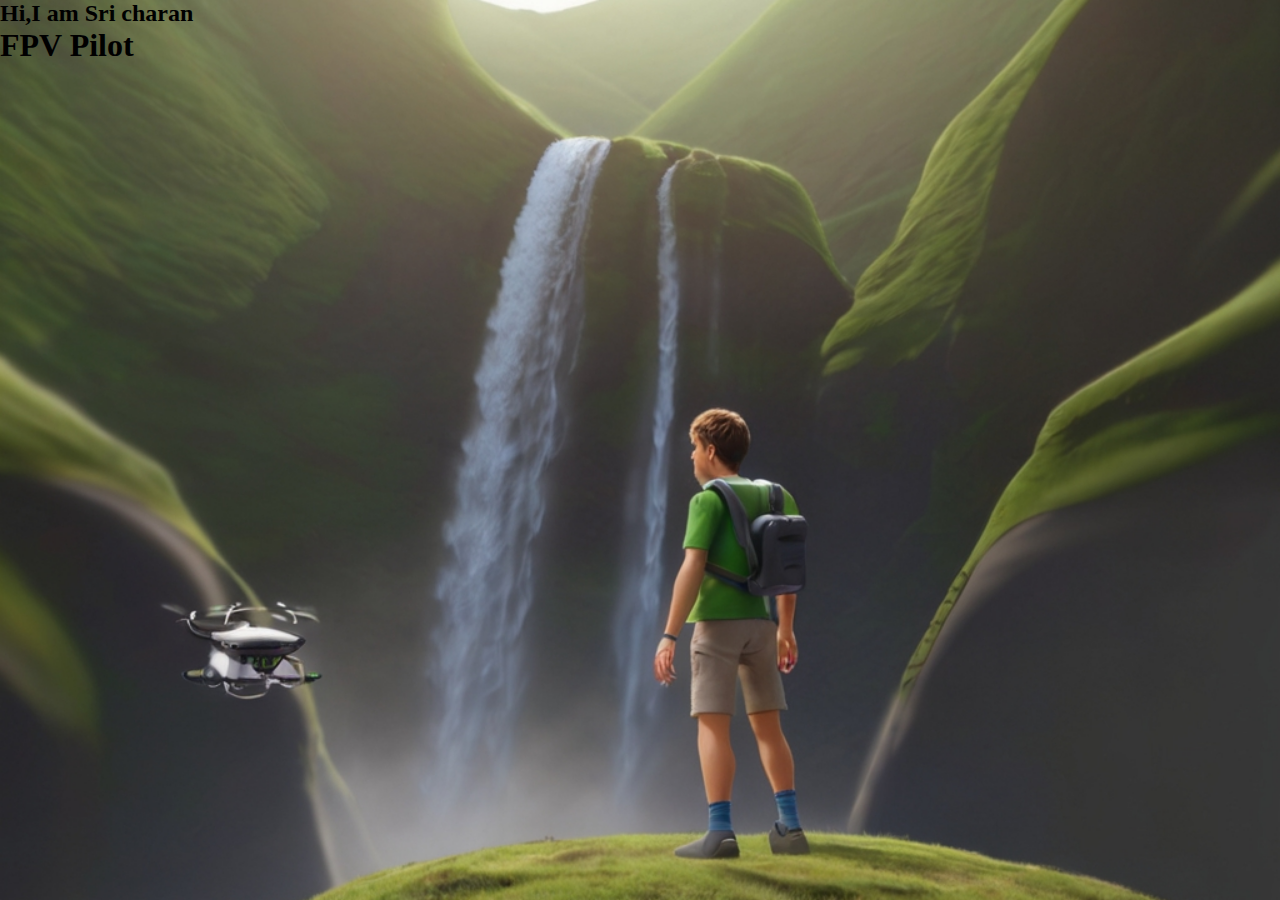
<file: FPVLandingPage/index.html>
<!DOCTYPE html>
<html lang="en">
  <head>
    <meta charset="UTF-8" />
    <meta name="viewport" content="width=device-width, initial-scale=1.0" />
    <link rel="stylesheet" href="style.css">
    <title>FPVLandingPage</title>
  </head>
  <body>
    <section class="hero_section">
      <div class="text_container">
        <h2>Hi,I am Sri charan</h2>
        <h1>FPV Pilot</h1>
      </div>
    </section>
  </body>
</html>
</file>
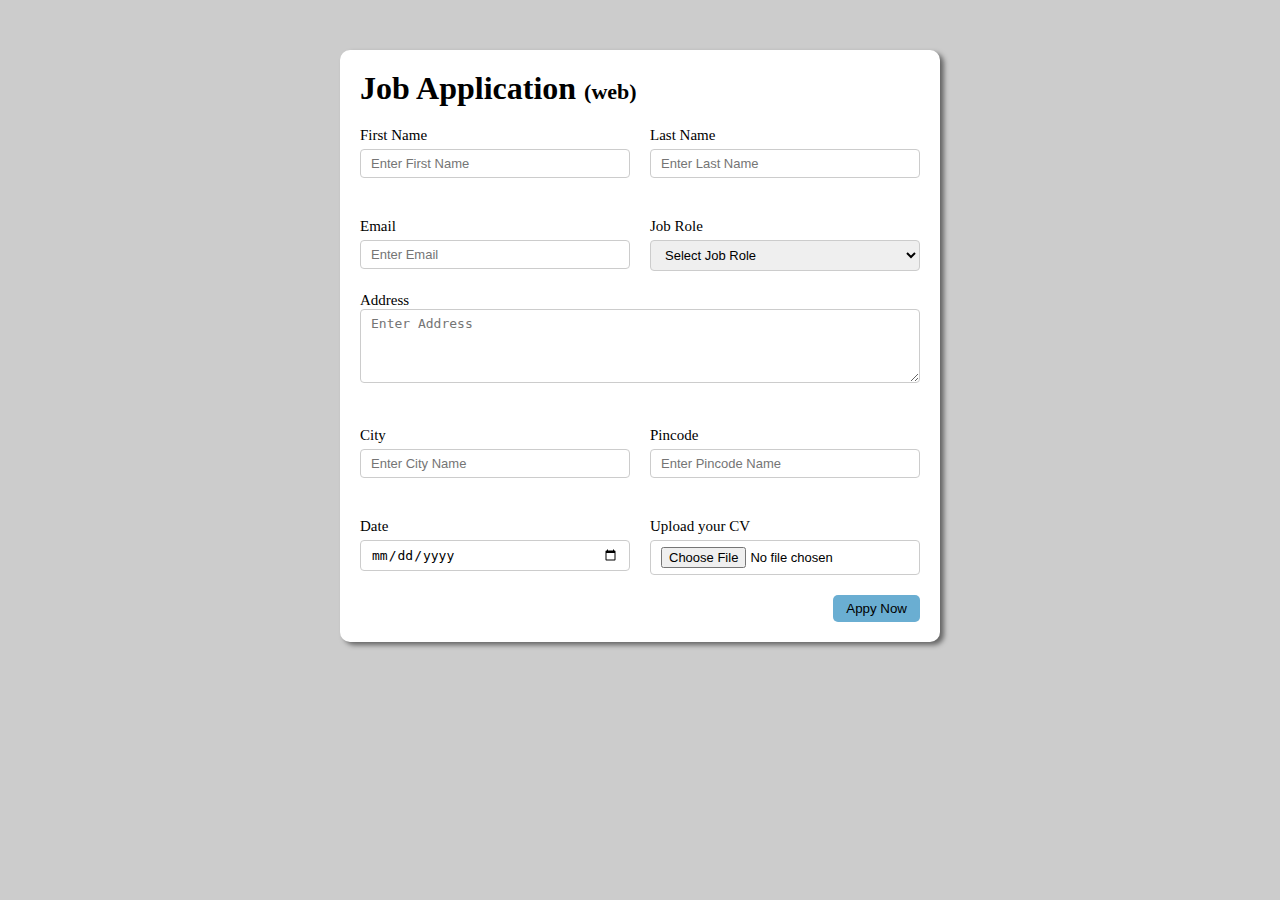
<file: Job Application form/index.html>
<!DOCTYPE html>
<html lang="en">
  <head>
    <meta charset="UTF-8" />
    <meta name="viewport" content="width=device-width, initial-scale=1.0" />
    <title>Job Application form</title>
    <link rel="stylesheet" href="style.css" />
  </head>
  <body>
    <div class="container">
      <div class="apply_box">
        <h1>
          Job Application
          <span class="title_small"> (web) </span>
        </h1>
        <form action="">
          <div class="form_container">
            <div class="form_control">
              <label for="first_name">First Name</label>
              <input
                id="first_name"
                name="first_name"
                placeholder="Enter First Name"
              />
            </div>
            <div class="form_control">
              <label for="last_name">Last Name</label>
              <input
                id="last_name"
                name="last_name"
                placeholder="Enter Last Name"
              />
            </div>
            <div class="form_control">
              <label for="email">Email</label>
              <input
                type="email"
                id="email"
                name="email"
                placeholder="Enter Email"
              />
            </div>
            <div class="form_control">
              <label for="job_role">Job Role</label>
              <select id="job_role" name="job_role">
                <option value="">Select Job Role</option>
                <option value="frontend">Select Job Role</option>
                <option value="backend">Select Job Role</option>
                <option value="full_stack">Select Job Role</option>
              </select>
            </div>
            <div class="textarea_control">
              <label for="address">Address</label>
              <textarea
                name="address"
                id="address"
                rows="4"
                cols="50"
                placeholder="Enter Address"
              ></textarea>
            </div>
            <div class="form_control">
              <label for="city">City</label>
              <input id="city" name="city" placeholder="Enter City Name" />
            </div>
            <div class="form_control">
              <label for="pincode">Pincode</label>
              <input
                type="number"
                id="pincode"
                name="pincode"
                placeholder="Enter Pincode Name"
              />
            </div>
            <div class="form_control">
              <label for="date">Date</label>
              <input
                type="date"
                id="date"
                name="date"
                placeholder="Enter Date Name"
              />
            </div>

            <div class="form_control">
              <label for="upload">Upload your CV</label>
              <input
                type="file"
                id="upload"
                name="upload"
                placeholder="Enter City Name"
              />
            </div>
          </div>
          <div class="button_container">
            <button type="submit">Appy Now</button>
          </div>
        </form>
      </div>
    </div>
  </body>
</html>
</file>
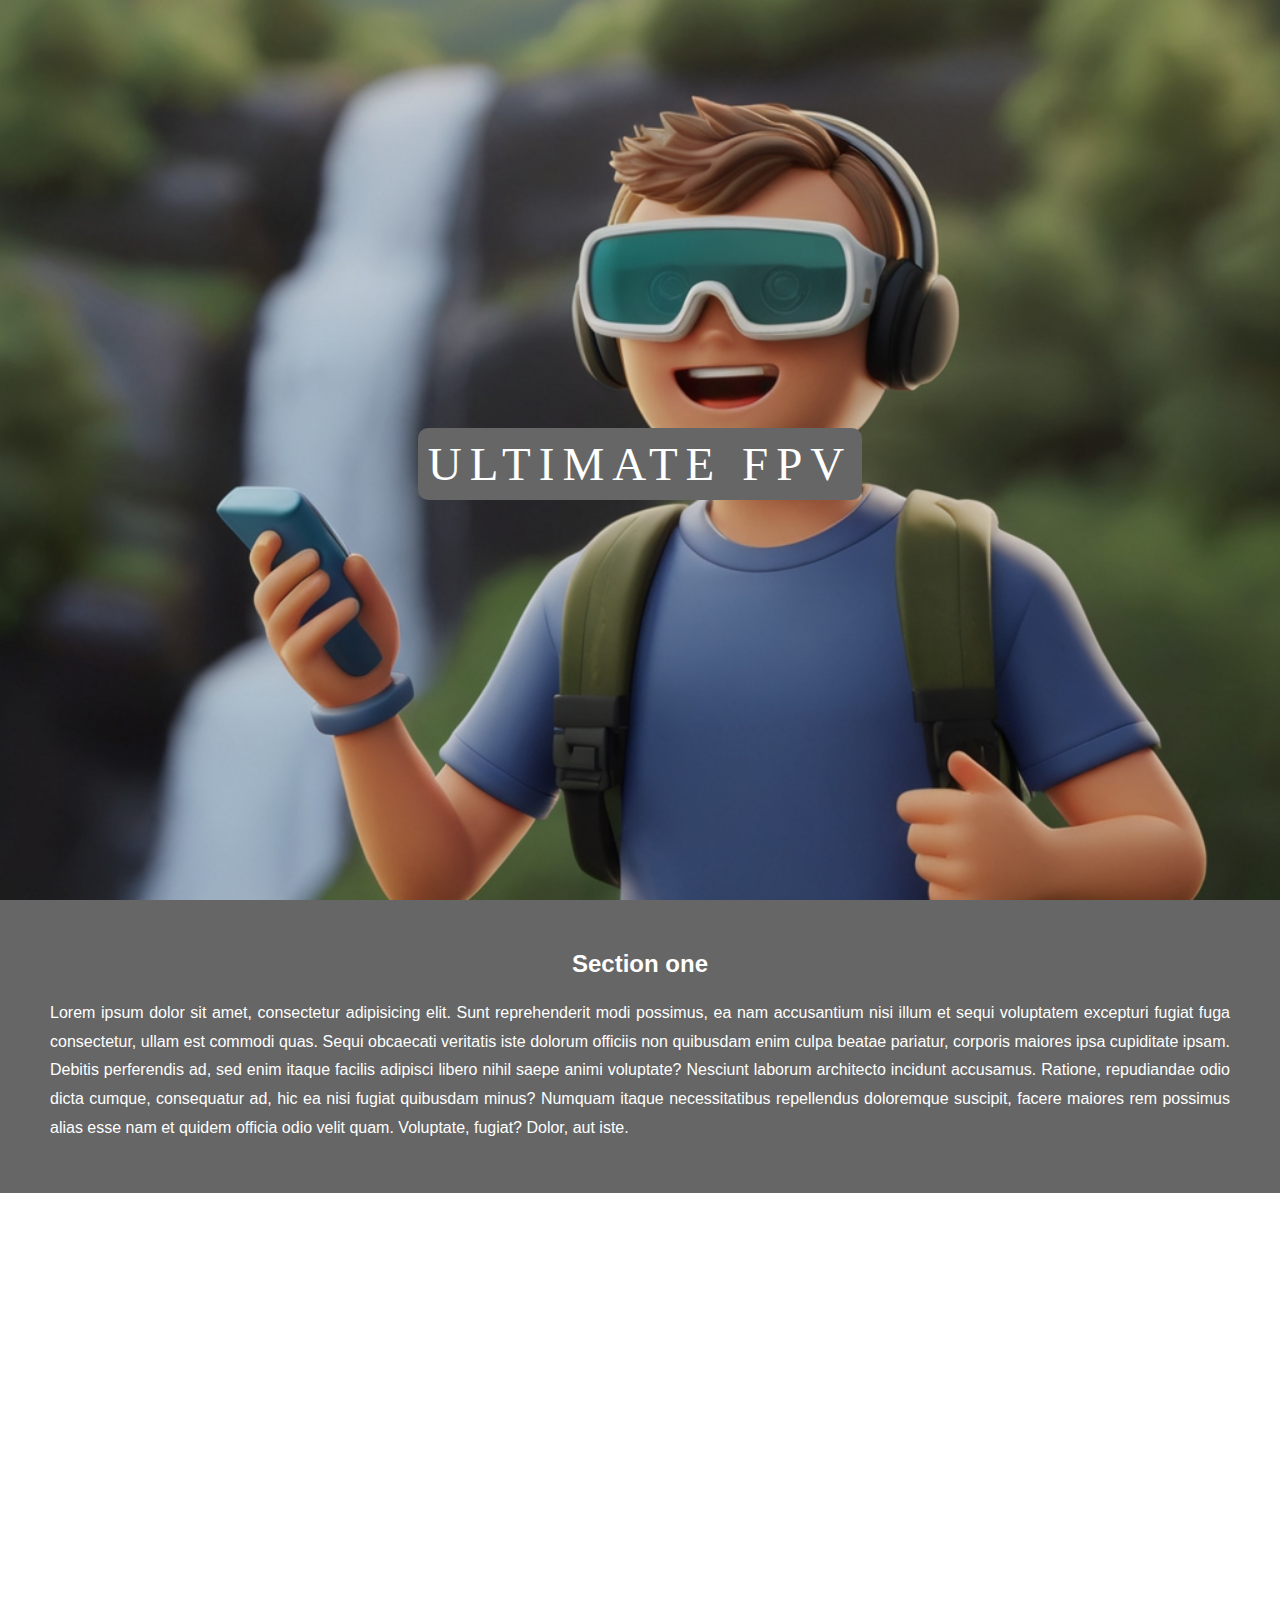
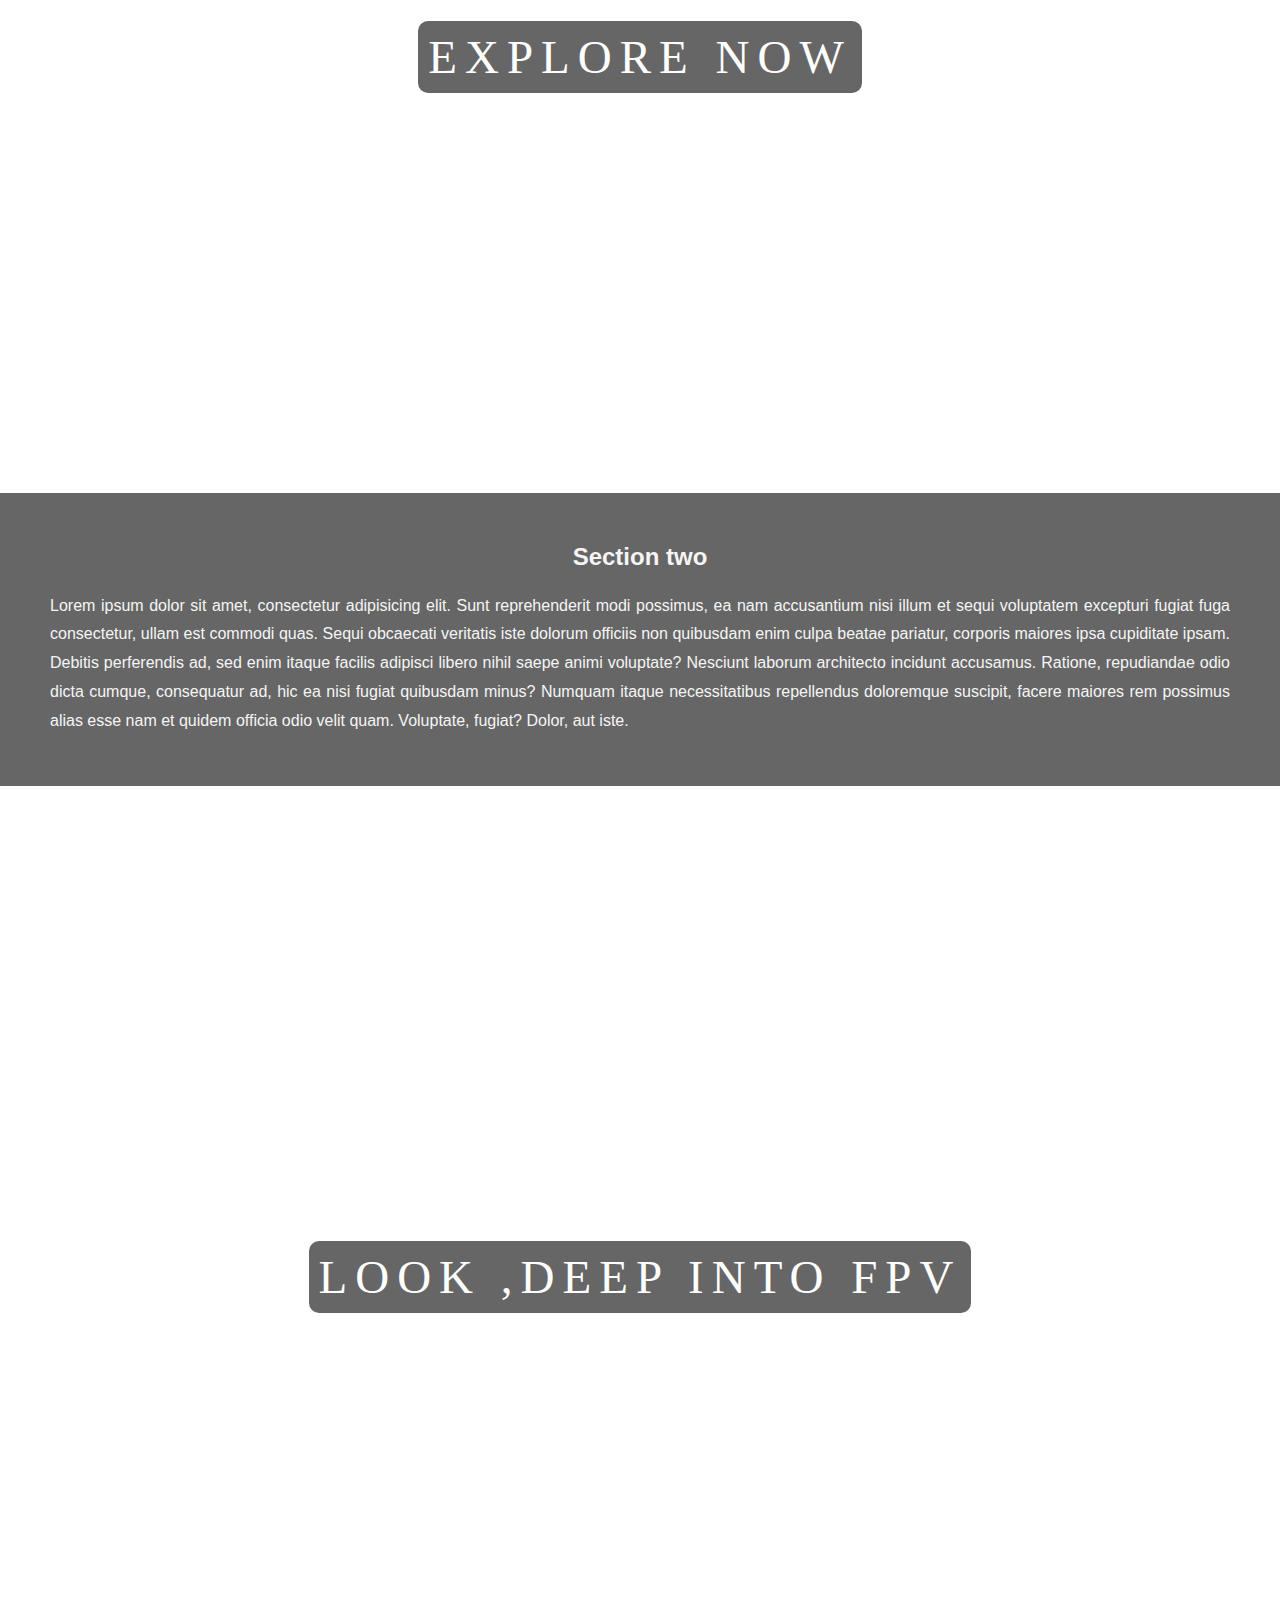
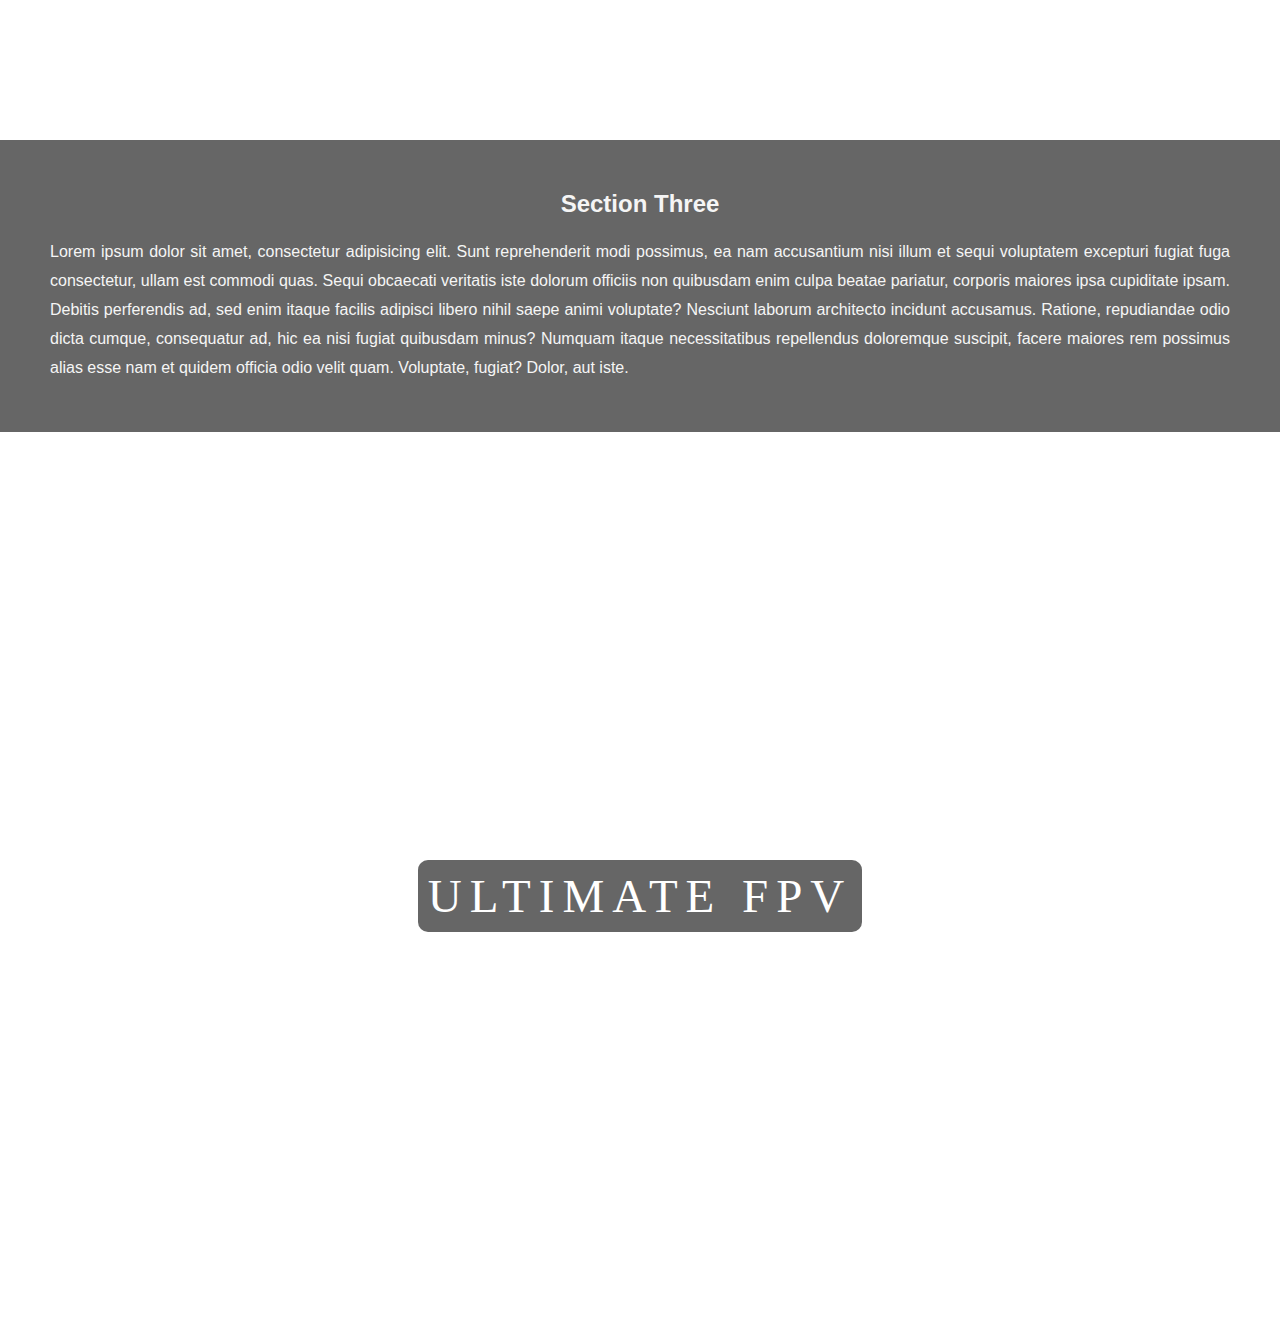
<file: Parallax Website/index.html>
<!DOCTYPE html>
<html lang="en">
  <head>
    <meta charset="UTF-8" />
    <meta name="viewport" content="width=device-width, initial-scale=1.0" />
    <link rel="stylesheet" href="style.css" />
    <title>Ultimate FPV Parallax Website</title>
  </head>
  <body>
    <section class="pimg1">
      <div class="ptext">
        <span class="textBg"> Ultimate Fpv </span>
      </div>
    </section>
    <section class="section section-light">
      <h2>Section one</h2>
      <p>
        Lorem ipsum dolor sit amet, consectetur adipisicing elit. Sunt
        reprehenderit modi possimus, ea nam accusantium nisi illum et sequi
        voluptatem excepturi fugiat fuga consectetur, ullam est commodi quas.
        Sequi obcaecati veritatis iste dolorum officiis non quibusdam enim culpa
        beatae pariatur, corporis maiores ipsa cupiditate ipsam. Debitis
        perferendis ad, sed enim itaque facilis adipisci libero nihil saepe
        animi voluptate? Nesciunt laborum architecto incidunt accusamus.
        Ratione, repudiandae odio dicta cumque, consequatur ad, hic ea nisi
        fugiat quibusdam minus? Numquam itaque necessitatibus repellendus
        doloremque suscipit, facere maiores rem possimus alias esse nam et
        quidem officia odio velit quam. Voluptate, fugiat? Dolor, aut iste.
      </p>
    </section>
    <section class="pimg2">
      <div class="ptext">
        <span class="textBg"> Explore now </span>
      </div>
    </section>
    <section class="section section-dark">
      <h2>Section two</h2>
      <p>
        Lorem ipsum dolor sit amet, consectetur adipisicing elit. Sunt
        reprehenderit modi possimus, ea nam accusantium nisi illum et sequi
        voluptatem excepturi fugiat fuga consectetur, ullam est commodi quas.
        Sequi obcaecati veritatis iste dolorum officiis non quibusdam enim culpa
        beatae pariatur, corporis maiores ipsa cupiditate ipsam. Debitis
        perferendis ad, sed enim itaque facilis adipisci libero nihil saepe
        animi voluptate? Nesciunt laborum architecto incidunt accusamus.
        Ratione, repudiandae odio dicta cumque, consequatur ad, hic ea nisi
        fugiat quibusdam minus? Numquam itaque necessitatibus repellendus
        doloremque suscipit, facere maiores rem possimus alias esse nam et
        quidem officia odio velit quam. Voluptate, fugiat? Dolor, aut iste.
      </p>
    </section><section class="pimg3">
      <div class="ptext">
        <span class="textBg"> Look ,Deep into FPV</span>
      </div>
    </section>
    <section class="section section-dark">
      <h2>Section Three</h2>
      <p>
        Lorem ipsum dolor sit amet, consectetur adipisicing elit. Sunt
        reprehenderit modi possimus, ea nam accusantium nisi illum et sequi
        voluptatem excepturi fugiat fuga consectetur, ullam est commodi quas.
        Sequi obcaecati veritatis iste dolorum officiis non quibusdam enim culpa
        beatae pariatur, corporis maiores ipsa cupiditate ipsam. Debitis
        perferendis ad, sed enim itaque facilis adipisci libero nihil saepe
        animi voluptate? Nesciunt laborum architecto incidunt accusamus.
        Ratione, repudiandae odio dicta cumque, consequatur ad, hic ea nisi
        fugiat quibusdam minus? Numquam itaque necessitatibus repellendus
        doloremque suscipit, facere maiores rem possimus alias esse nam et
        quidem officia odio velit quam. Voluptate, fugiat? Dolor, aut iste.
      </p>
    </section>
    <section class="pimg1">
      <div class="ptext">
        <span class="textBg"> Ultimate Fpv </span>
      </div>
    </section>
  </body>
</html>
</file>
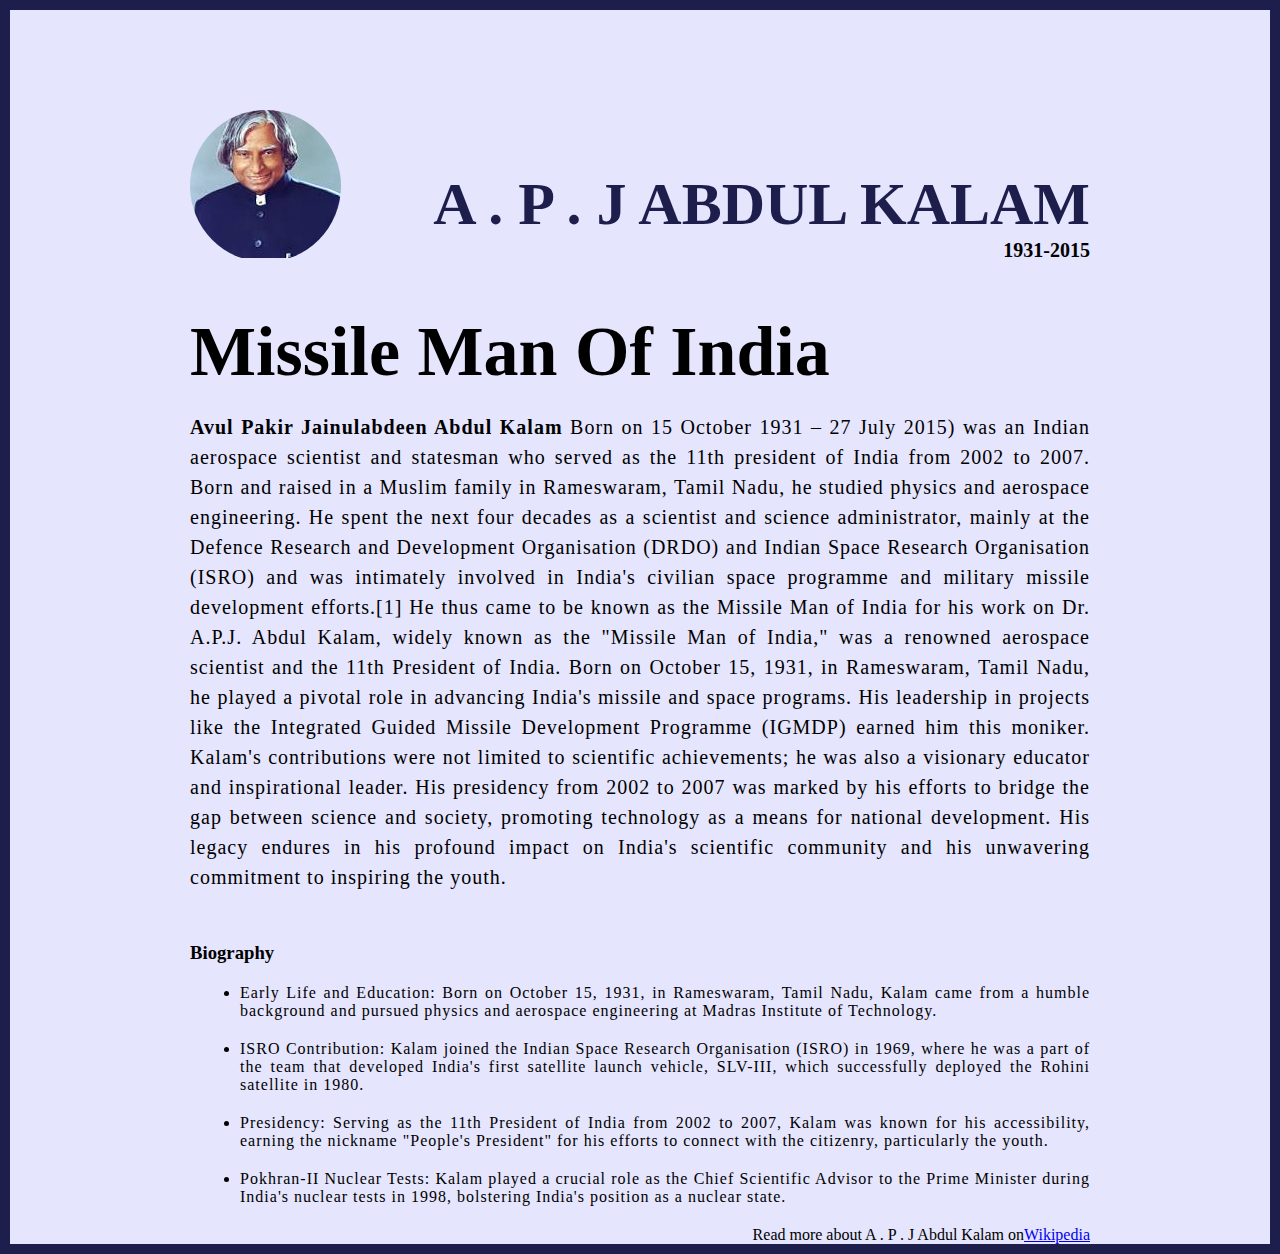
<file: Tribute Website 2/index.html>
<!DOCTYPE html>
<html lang="en">
  <head>
    <meta charset="UTF-8" />
    <meta name="viewport" content="width=device-width, initial-scale=1.0" />
    <link rel="stylesheet" href="style.css" />
    <title>The Tribute Website : A.P.J Abdul Kalam</title>
  </head>
  <body>
    <div class="container">
      <div class="content">
        <section class="top_section">
          <div class="image_container">
            <img src="KALAMSIR.jpg" alt="APJAbdulKalam" class="" />
          </div>
          <div>
            <h1>A . P . J Abdul Kalam</h1>
            <h4>1931-2015</h4>
          </div>
        </section>
        <section class="about_section">
          <h2>Missile Man Of India</h2>
          <p>
            <b>Avul Pakir Jainulabdeen Abdul Kalam</b> Born on 15 October 1931 –
            27 July 2015) was an Indian aerospace scientist and statesman who
            served as the 11th president of India from 2002 to 2007. Born and
            raised in a Muslim family in Rameswaram, Tamil Nadu, he studied
            physics and aerospace engineering. He spent the next four decades as
            a scientist and science administrator, mainly at the Defence
            Research and Development Organisation (DRDO) and Indian Space
            Research Organisation (ISRO) and was intimately involved in India's
            civilian space programme and military missile development
            efforts.[1] He thus came to be known as the Missile Man of India for
            his work on Dr. A.P.J. Abdul Kalam, widely known as the "Missile Man
            of India," was a renowned aerospace scientist and the 11th President
            of India. Born on October 15, 1931, in Rameswaram, Tamil Nadu, he
            played a pivotal role in advancing India's missile and space
            programs. His leadership in projects like the Integrated Guided
            Missile Development Programme (IGMDP) earned him this moniker.
            Kalam's contributions were not limited to scientific achievements;
            he was also a visionary educator and inspirational leader. His
            presidency from 2002 to 2007 was marked by his efforts to bridge the
            gap between science and society, promoting technology as a means for
            national development. His legacy endures in his profound impact on
            India's scientific community and his unwavering commitment to
            inspiring the youth.
          </p>
        </section>
        <section class="biography_section">
          <h3>Biography</h3>
          <ul>
            <li>
              Early Life and Education: Born on October 15, 1931, in Rameswaram,
              Tamil Nadu, Kalam came from a humble background and pursued
              physics and aerospace engineering at Madras Institute of
              Technology.
            </li>
            <li>
              ISRO Contribution: Kalam joined the Indian Space Research
              Organisation (ISRO) in 1969, where he was a part of the team that
              developed India's first satellite launch vehicle, SLV-III, which
              successfully deployed the Rohini satellite in 1980.
            </li>

            <li>
              Presidency: Serving as the 11th President of India from 2002 to
              2007, Kalam was known for his accessibility, earning the nickname
              "People's President" for his efforts to connect with the
              citizenry, particularly the youth.
            </li>
            <li>
              Pokhran-II Nuclear Tests: Kalam played a crucial role as the Chief
              Scientific Advisor to the Prime Minister during India's nuclear
              tests in 1998, bolstering India's position as a nuclear state.
            </li>
          </ul>
        </section>
        <footer>
          Read more about A . P . J Abdul Kalam on 
          <a href="https://en.wikipedia.org/wiki/A._P._J._Abdul_Kalam" target="_blank"> Wikipedia</a
          >
        </footer>
      </div>
    </div>
  </body>
</html>
</file>
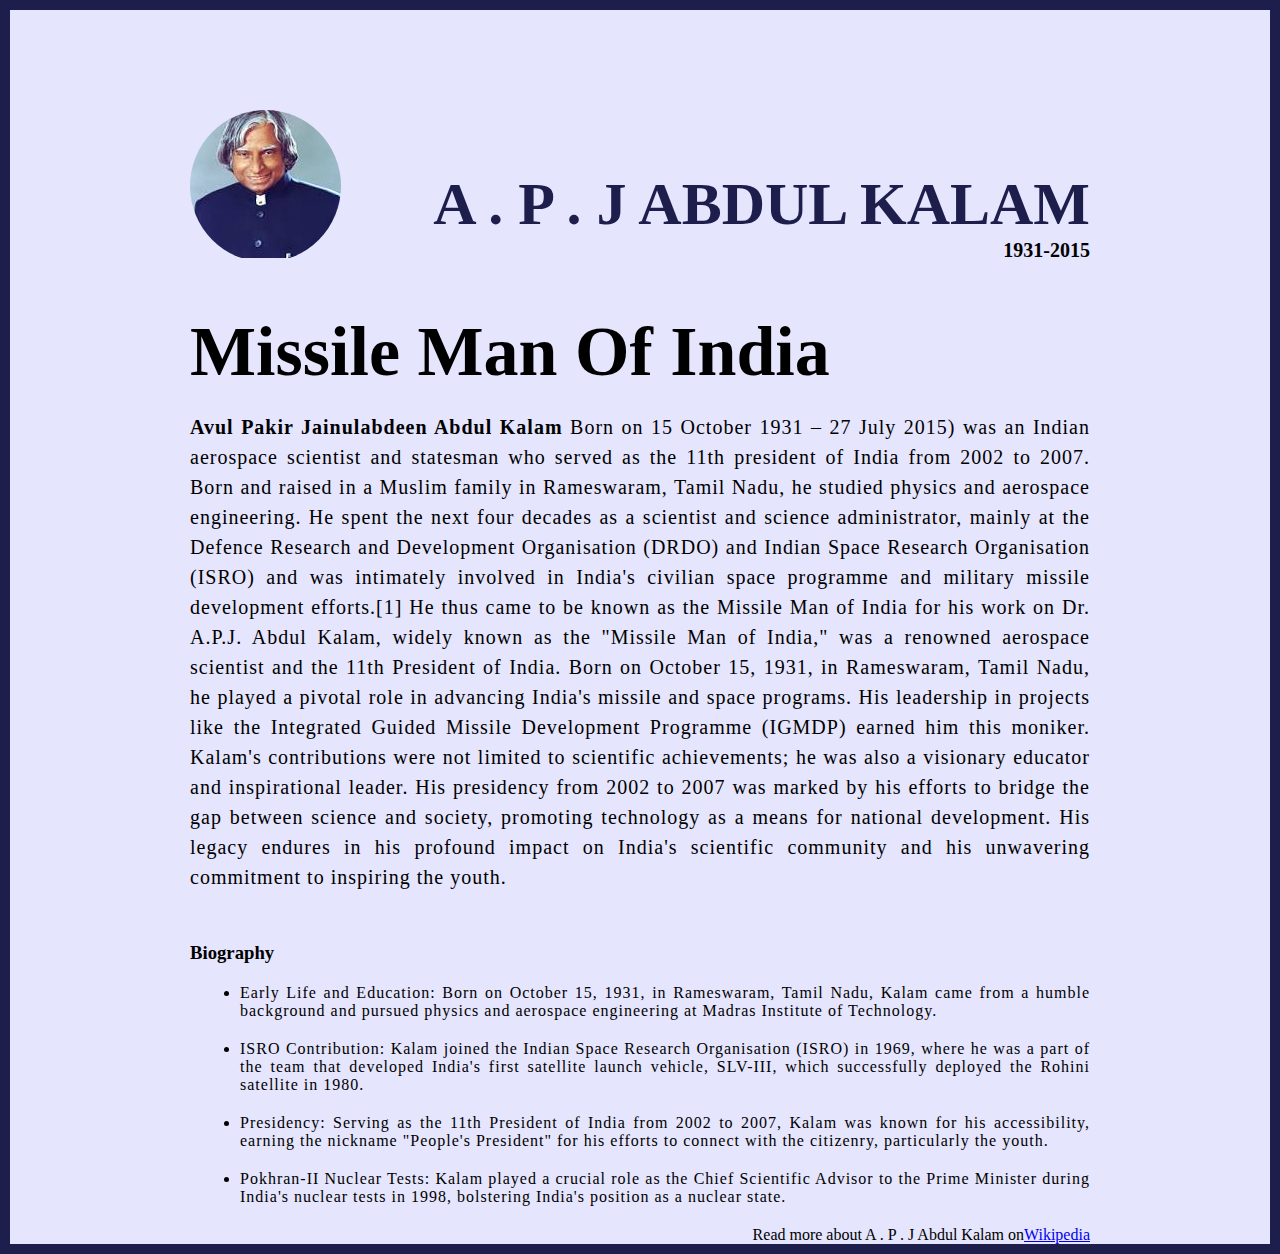
<file: Tribute Website/index.html>
<!DOCTYPE html>
<html lang="en">
  <head>
    <meta charset="UTF-8" />
    <meta name="viewport" content="width=device-width, initial-scale=1.0" />
    <link rel="stylesheet" href="style.css" />
    <title>The Tribute Website : A.P.J Abdul Kalam</title>
  </head>
  <body>
    <div class="container">
      <div class="content">
        <section class="top_section">
          <div class="image_container">
            <img src="KALAMSIR.jpg" alt="APJAbdulKalam" class="" />
          </div>
          <div>
            <h1>A . P . J Abdul Kalam</h1>
            <h4>1931-2015</h4>
          </div>
        </section>
        <section class="about_section">
          <h2>Missile Man Of India</h2>
          <p>
            <b>Avul Pakir Jainulabdeen Abdul Kalam</b> Born on 15 October 1931 –
            27 July 2015) was an Indian aerospace scientist and statesman who
            served as the 11th president of India from 2002 to 2007. Born and
            raised in a Muslim family in Rameswaram, Tamil Nadu, he studied
            physics and aerospace engineering. He spent the next four decades as
            a scientist and science administrator, mainly at the Defence
            Research and Development Organisation (DRDO) and Indian Space
            Research Organisation (ISRO) and was intimately involved in India's
            civilian space programme and military missile development
            efforts.[1] He thus came to be known as the Missile Man of India for
            his work on Dr. A.P.J. Abdul Kalam, widely known as the "Missile Man
            of India," was a renowned aerospace scientist and the 11th President
            of India. Born on October 15, 1931, in Rameswaram, Tamil Nadu, he
            played a pivotal role in advancing India's missile and space
            programs. His leadership in projects like the Integrated Guided
            Missile Development Programme (IGMDP) earned him this moniker.
            Kalam's contributions were not limited to scientific achievements;
            he was also a visionary educator and inspirational leader. His
            presidency from 2002 to 2007 was marked by his efforts to bridge the
            gap between science and society, promoting technology as a means for
            national development. His legacy endures in his profound impact on
            India's scientific community and his unwavering commitment to
            inspiring the youth.
          </p>
        </section>
        <section class="biography_section">
          <h3>Biography</h3>
          <ul>
            <li>
              Early Life and Education: Born on October 15, 1931, in Rameswaram,
              Tamil Nadu, Kalam came from a humble background and pursued
              physics and aerospace engineering at Madras Institute of
              Technology.
            </li>
            <li>
              ISRO Contribution: Kalam joined the Indian Space Research
              Organisation (ISRO) in 1969, where he was a part of the team that
              developed India's first satellite launch vehicle, SLV-III, which
              successfully deployed the Rohini satellite in 1980.
            </li>

            <li>
              Presidency: Serving as the 11th President of India from 2002 to
              2007, Kalam was known for his accessibility, earning the nickname
              "People's President" for his efforts to connect with the
              citizenry, particularly the youth.
            </li>
            <li>
              Pokhran-II Nuclear Tests: Kalam played a crucial role as the Chief
              Scientific Advisor to the Prime Minister during India's nuclear
              tests in 1998, bolstering India's position as a nuclear state.
            </li>
          </ul>
        </section>
        <footer>
          Read more about A . P . J Abdul Kalam on 
          <a href="https://en.wikipedia.org/wiki/A._P._J._Abdul_Kalam" target="_blank">      Wikipedia</a
          >
        </footer>
      </div>
    </div>
  </body>
</html>
</file>
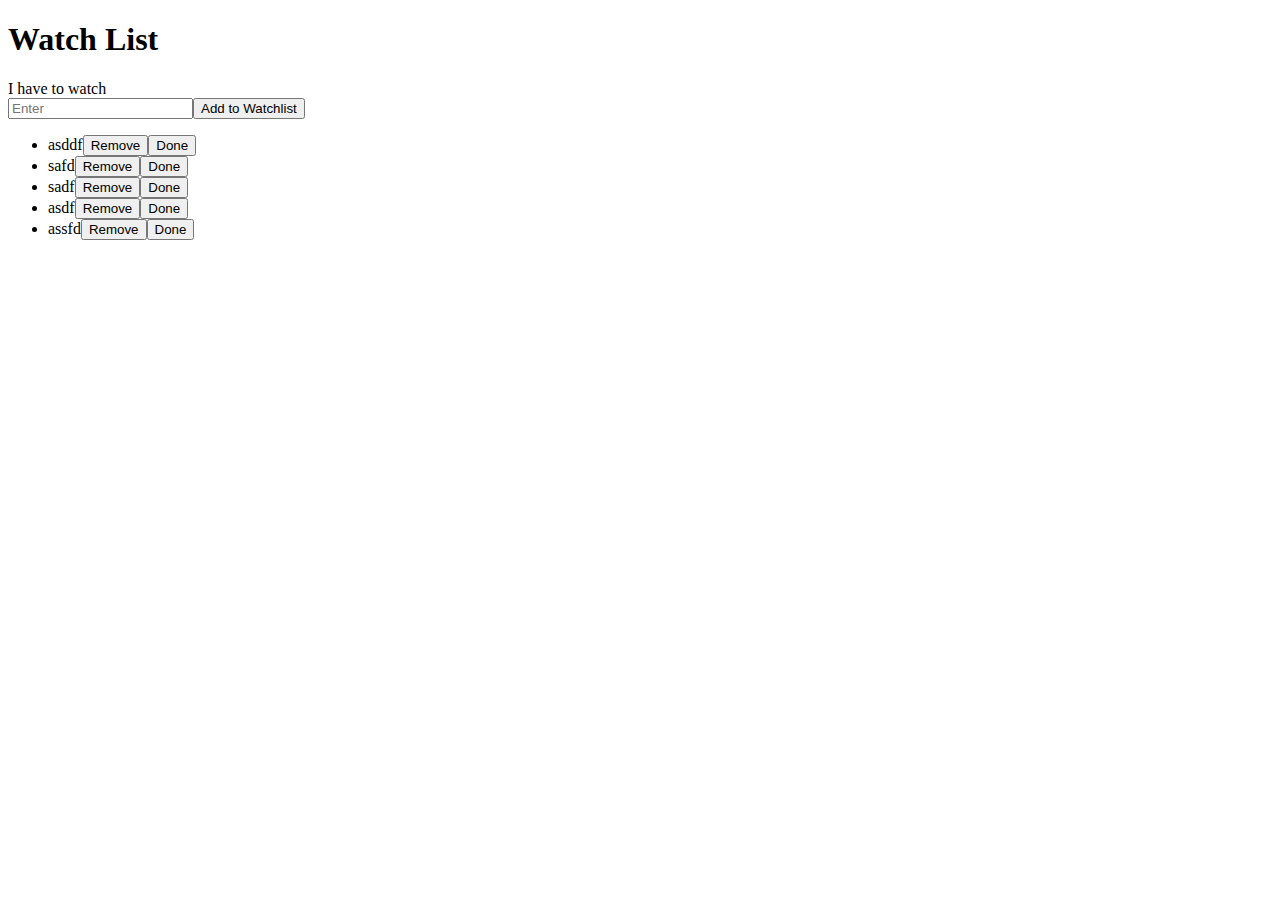
<file: Watch_list_Website/index.html>
<!DOCTYPE html>
<html lang="en">
  <head>
    <meta charset="UTF-8" />
    <meta name="viewport" content="width=device-width, initial-scale=1.0" />
    <title>WatchList</title>
  </head>

  <body>
    <h1>Watch List</h1>
    <div class="heading"><span>I have to watch</span></div>
    <input type="text" placeholder="Enter" id="input" /><button
      class="mybutton"
    >
      Add to Watchlist
    </button>
    <div class="listContainer">
      <ul>
        <li>
          asddf<button class="remove">Remove</button
          ><button class="strike">Done</button>
        </li>
        <li>
          safd<button class="remove">Remove</button
          ><button class="strike">Done</button>
        </li>
        <li>
          sadf<button class="remove">Remove</button
          ><button class="strike">Done</button>
        </li>
        <li>
          asdf<button class="remove">Remove</button
          ><button class="strike">Done</button>
        </li>
        <li>
          assfd<button class="remove">Remove</button
          ><button class="strike">Done</button>
        </li>
      </ul>
    </div>
  </body>
  <script src="script.js"></script>
</html>
</file>
<file: FPVLandingPage/style.css>
* {
  padding: 0;
  margin: 0;
  box-sizing: border-box;
}
html,body{
    line-height: 1,4;
    font-weight: 300;
}
.hero_section{
    background-image: url(img1.jpg);
    background-position: center;
    background-repeat: no-repeat; 
    min-height: 100vh;
    background-size: cover;
}
</file>
<file: Job Application form/style.css>
* {
  margin: 0;
  padding: 0;
  box-sizing: border-box;
}
.container {
  max-width: 900px;
  margin: 0 auto;
}
.apply_box {
  max-width: 600px;
  padding: 20px;
  background-color: white;
  margin: 0 auto;
  margin-top: 50px;
  box-shadow: 4px 3px 5px rgba(1, 1, 1, 0.5);
  border-radius: 10px;
}
body {
  background-color: #ccc;
}
.title_small {
  font-size: 22px;
}
.form_container {
  display: grid;
  gap: 20px;
  grid-template-columns: repeat(auto-fit, minmax(200px, 1fr));
}
.form_control {
  margin-top: 20px;
  display: flex;
  flex-direction: column;
}
label {
  font-size: 15px;
  margin-bottom: 5px;
}
input,
select,
textarea {
  padding: 6px 10px;
  border: 0.8px solid #ccc;
  border-radius: 4px;
  font-size: 13px;
}
input:focus {
  outline-color: rgb(210, 88, 88);
}
.button_container {
  display: flex;
  justify-content: flex-end;
  margin-top: 20px;
}
button {
  background-color: rgb(106, 174, 210);
  border: transparent solid;
  border-radius: 5px;
  padding: 3px 10px;
}
button:hover {
  background-color: #ccc;
  transition: 0.5s ease;
  cursor: pointer;
  border: solid red;
}
.textarea_control {
    grid-column: 1 / span 2;
}
.textarea_control textarea {
  width: 100%;
}
@media (max-width: 460px) {
  .textarea_control {
    grid-column: 1 / span 1;
  }
}
</file>
<file: Parallax Website/style.css>
* {
  padding: 0;
  margin: 0;
  box-sizing: border-box;
}
html,
body {
  height: 100%;
  margin: 0;
  font-size: 16px;
  font-family: "Lato", sans-serif;
  font-weight: 400;
  line-height: 1.8em;
  color: #666;
}
.pimg1 {
  background-image: url(img1.jpg);
  min-height: 100%;
}
.pimg2 {
  background-image: url(img2.jpg);
  min-height: 100%;
}
.pimg3 {
  background-image: url(img3.jpg);
  min-height: 106%;
}

.pimg1,
.pimg2,
.pimg3 {
  position: relative;
  background-position: center;
  background-size: cover;
  background-repeat: no-repeat;
  background-attachment: fixed;
}
.ptext {
  position: absolute;
  top: 50%;
  text-align: center;
  width: 100%;
  color: blueviolet;
  font-size: 47px;
  letter-spacing: 8px;
  text-transform: uppercase;
  font-family: fantasy;
}
.textBg {
  background: #666;
  color: white;
  padding: 10px;
  margin: 5px;
  border-radius: 10px;
}
.section {
  padding: 50px;
  text-align: justify;
}

.section h2 {
  padding-bottom: 20px;
  display: flex;
  justify-content: center;
}
.section-light {
  background-color: #666;
  color: white;
}
.section-dark {
  background-color: #666;
  color: whitesmoke;
}
</file>
<file: Tribute Website 2/style.css>
* {
  margin: 0;
  padding: 0;
}
.container {
  background-color: #e5e5fd;
  min-height: 100vh;
  border: 10px solid #1d1e4c;
}
.content {
  max-width: 900px;
  margin: 0 auto;
}
.image_container {
  border-radius: 60%;
  overflow: hidden;
}
.top_section {
  margin-top: 100px;
  display: flex;
  justify-content: space-between;
  align-items: flex-end;
}
.top_section h1 {
  font-size: 60px;
  font-weight: bold;
  color: #1d1e4c;
  text-transform: uppercase;
}
.top_section h4 {
  font-size: 20px;
  text-align: end;
}
.about_section {
  margin-top: 50px;
}
.about_section h2 {
  font-size: 70px;
  font-weight: 400px;
  margin-bottom: 20px;
}
.about_section p{
    font-size: 20px;
    line-height: 30px;
    letter-spacing: 1px;
    text-align: justify;
}
.biography_section{
    margin-top: 50px;

}.biography_section h3{
    margin-bottom: 20px;

}
.biography_section ul{
    margin-left: 50px ;
}.biography_section li{
    letter-spacing: 1px;
    margin-bottom: 20px ;
    text-align: justify;
}
footer{
    margin-top: 20px;
    display:flex;
    justify-content: end;
}
</file>
<file: Tribute Website/style.css>
* {
  margin: 0;
  padding: 0;
}
.container {
  background-color: #e5e5fd;
  min-height: 100vh;
  border: 10px solid #1d1e4c;
}
.content {
  max-width: 900px;
  margin: 0 auto;
}
.image_container {
  border-radius: 60%;
  overflow: hidden;
}
.top_section {
  margin-top: 100px;
  display: flex;
  justify-content: space-between;
  align-items: flex-end;
}
.top_section h1 {
  font-size: 60px;
  font-weight: bold;
  color: #1d1e4c;
  text-transform: uppercase;
}
.top_section h4 {
  font-size: 20px;
  text-align: end;
}
.about_section {
  margin-top: 50px;
}
.about_section h2 {
  font-size: 70px;
  font-weight: 400px;
  margin-bottom: 20px;
}
.about_section p{
    font-size: 20px;
    line-height: 30px;
    letter-spacing: 1px;
    text-align: justify;
}
.biography_section{
    margin-top: 50px;

}.biography_section h3{
    margin-bottom: 20px;

}
.biography_section ul{
    margin-left: 50px ;
}.biography_section li{
    letter-spacing: 1px;
    margin-bottom: 20px ;
    text-align: justify;
}
footer{
    margin-top: 20px;
    display:flex;
    justify-content: end;
}
</file>
